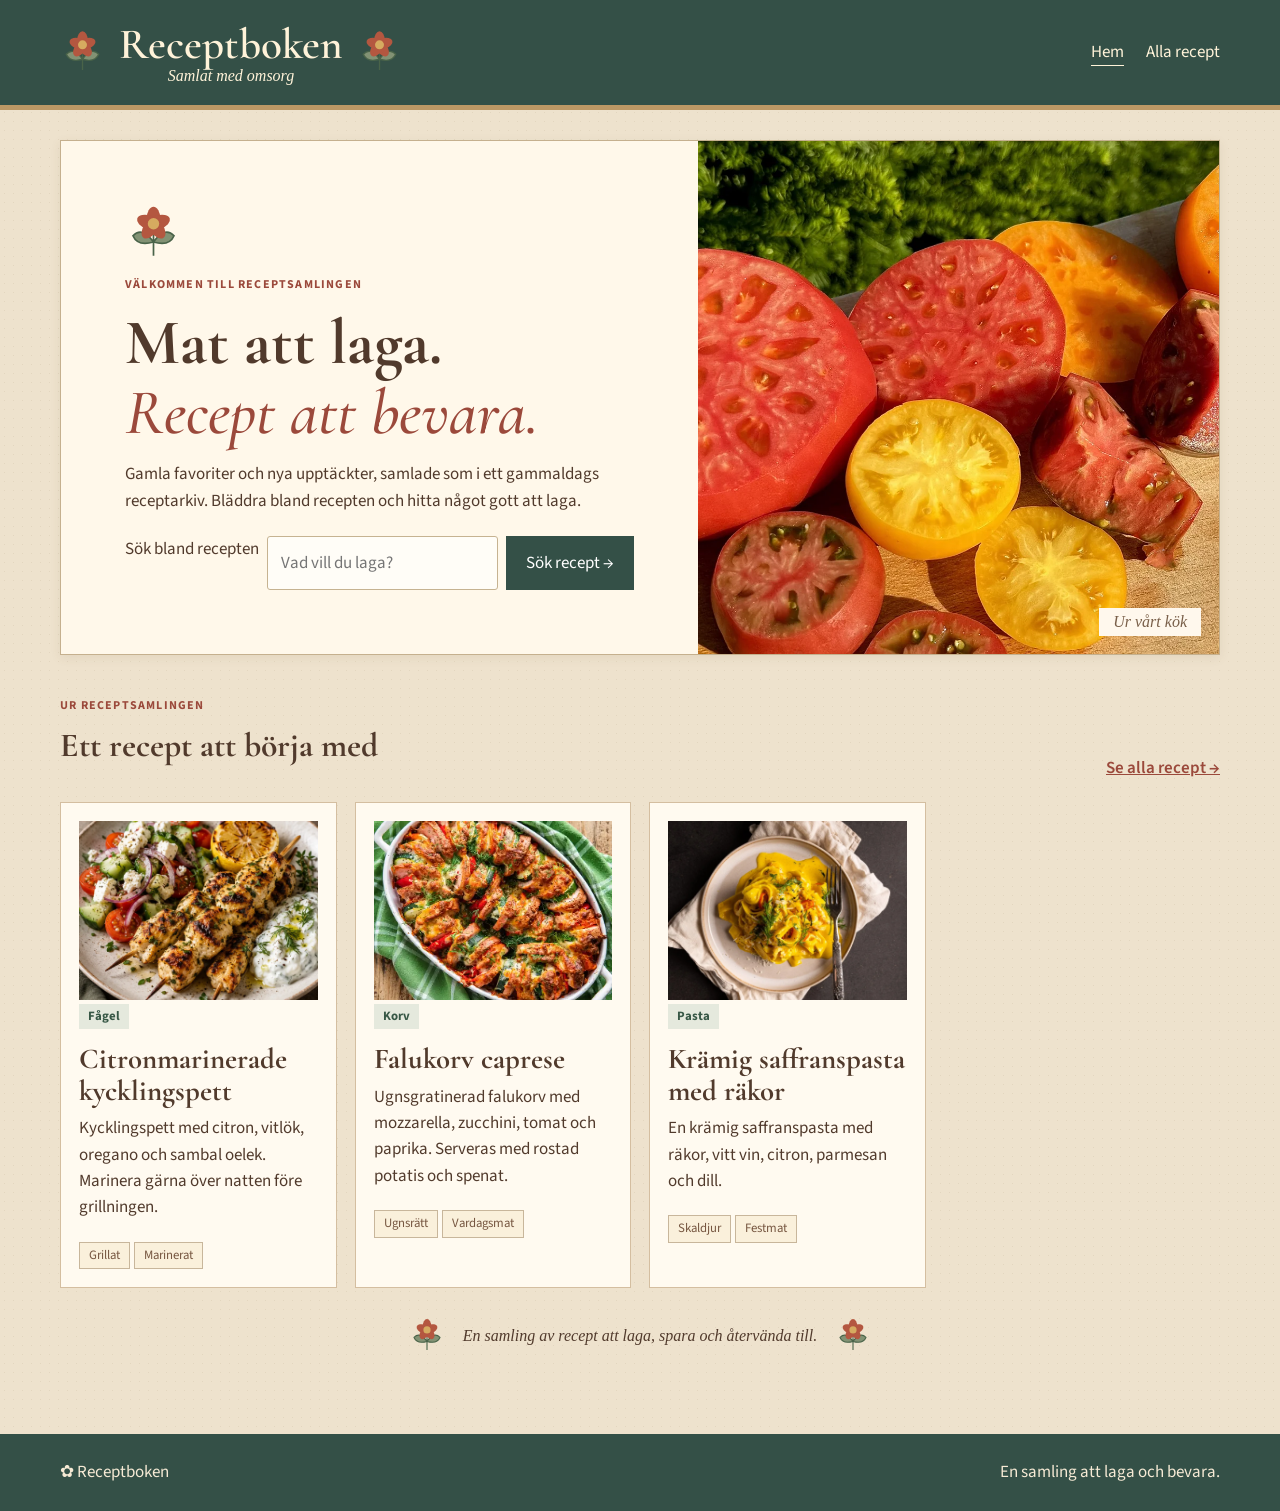
<file: index.html>
<!doctype html>
<html lang="sv">
<head>
  <meta charset="utf-8">
  <meta name="viewport" content="width=device-width, initial-scale=1">
  <meta name="theme-color" content="#345047">
  <meta name="description" content="En gammaldags receptsamling med skånsk allmogekänsla. Bläddra, sök och hitta något gott att laga.">
  <title>Receptboken – Samlat med omsorg</title>
  <link rel="stylesheet" href="styles.css?v=grupperade-ingredienser-1">
  <script src="app.js?v=grupperade-ingredienser-1" defer></script>
</head>
<body data-page="hem">
  <a class="skip-link" href="#innehall">Hoppa till innehåll</a>
  <header class="site-header">
    <div class="header-inner container">
      <a class="brand" href="index.html" aria-label="Receptboken – startsida"><img src="assets/blomma.svg" alt="" aria-hidden="true"><span><strong>Receptboken</strong><small>Samlat med omsorg</small></span><img src="assets/blomma.svg" alt="" aria-hidden="true"></a>
      <nav class="main-nav" aria-label="Huvudmeny"><a href="index.html" aria-current="page">Hem</a><a href="arkiv.html">Alla recept</a></nav>
    </div>
  </header>
  <main id="innehall" class="container home-main">
    <section class="hero paper-card" aria-labelledby="hero-title">
      <div class="hero-copy">
        <div class="flourish"><img src="assets/blomma.svg" alt=""></div>
        <p class="eyebrow">Välkommen till receptsamlingen</p>
        <h1 id="hero-title">Mat att laga.<br><em>Recept att bevara.</em></h1>
        <p>Gamla favoriter och nya upptäckter, samlade som i ett gammaldags receptarkiv. Bläddra bland recepten och hitta något gott att laga.</p>
        <form action="arkiv.html" method="get" class="home-search" role="search">
          <label class="sr-only" for="home-search">Sök bland recepten</label>
          <input type="search" id="home-search" name="q" placeholder="Vad vill du laga?" autocomplete="off">
          <button type="submit">Sök recept <span aria-hidden="true">→</span></button>
        </form>
      </div>
      <div class="hero-art">
        <img src="bilder/startsida/tomater.webp" alt="Röda, gula och orange tomater i skivor på en träskärbräda" fetchpriority="high" decoding="async">
        <span>Ur vårt kök</span>
      </div>
    </section>
    <section class="home-feature" aria-labelledby="feature-title">
      <div class="section-top"><div><p class="eyebrow">Ur receptsamlingen</p><h2 id="feature-title">Ett recept att börja med</h2></div><a class="text-link" href="arkiv.html">Se alla recept <span aria-hidden="true">→</span></a></div>
      <div id="featured-recipe" class="recipe-grid" aria-live="polite"><p class="muted">Hämtar recept …</p></div>
    </section>
    <section class="note-strip" aria-label="Om receptarkivet"><img src="assets/blomma.svg" alt=""><p>En samling av recept att laga, spara och återvända till.</p><img src="assets/blomma.svg" alt=""></section>
  </main>
  <footer class="site-footer"><div class="container footer-inner"><span>✿ Receptboken</span><span>En samling att laga och bevara.</span></div></footer>
</body>
</html>
</file>
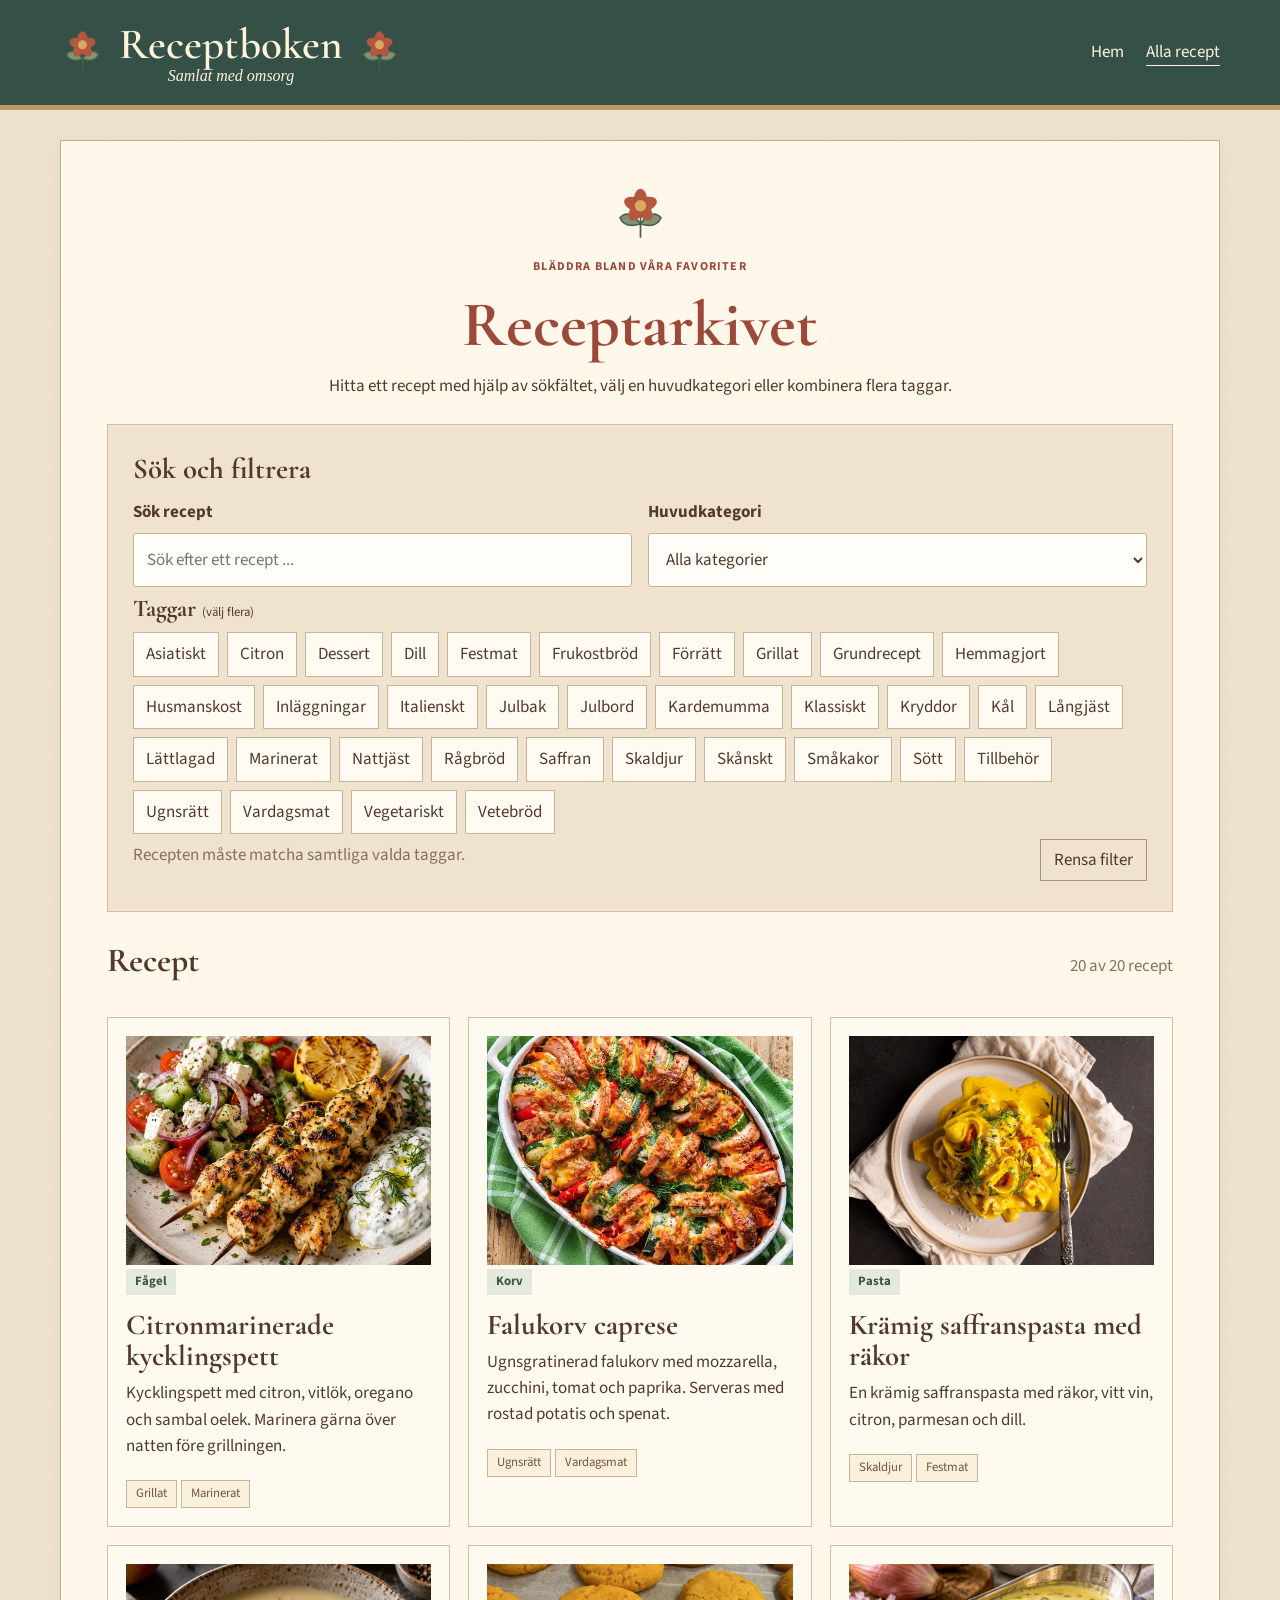
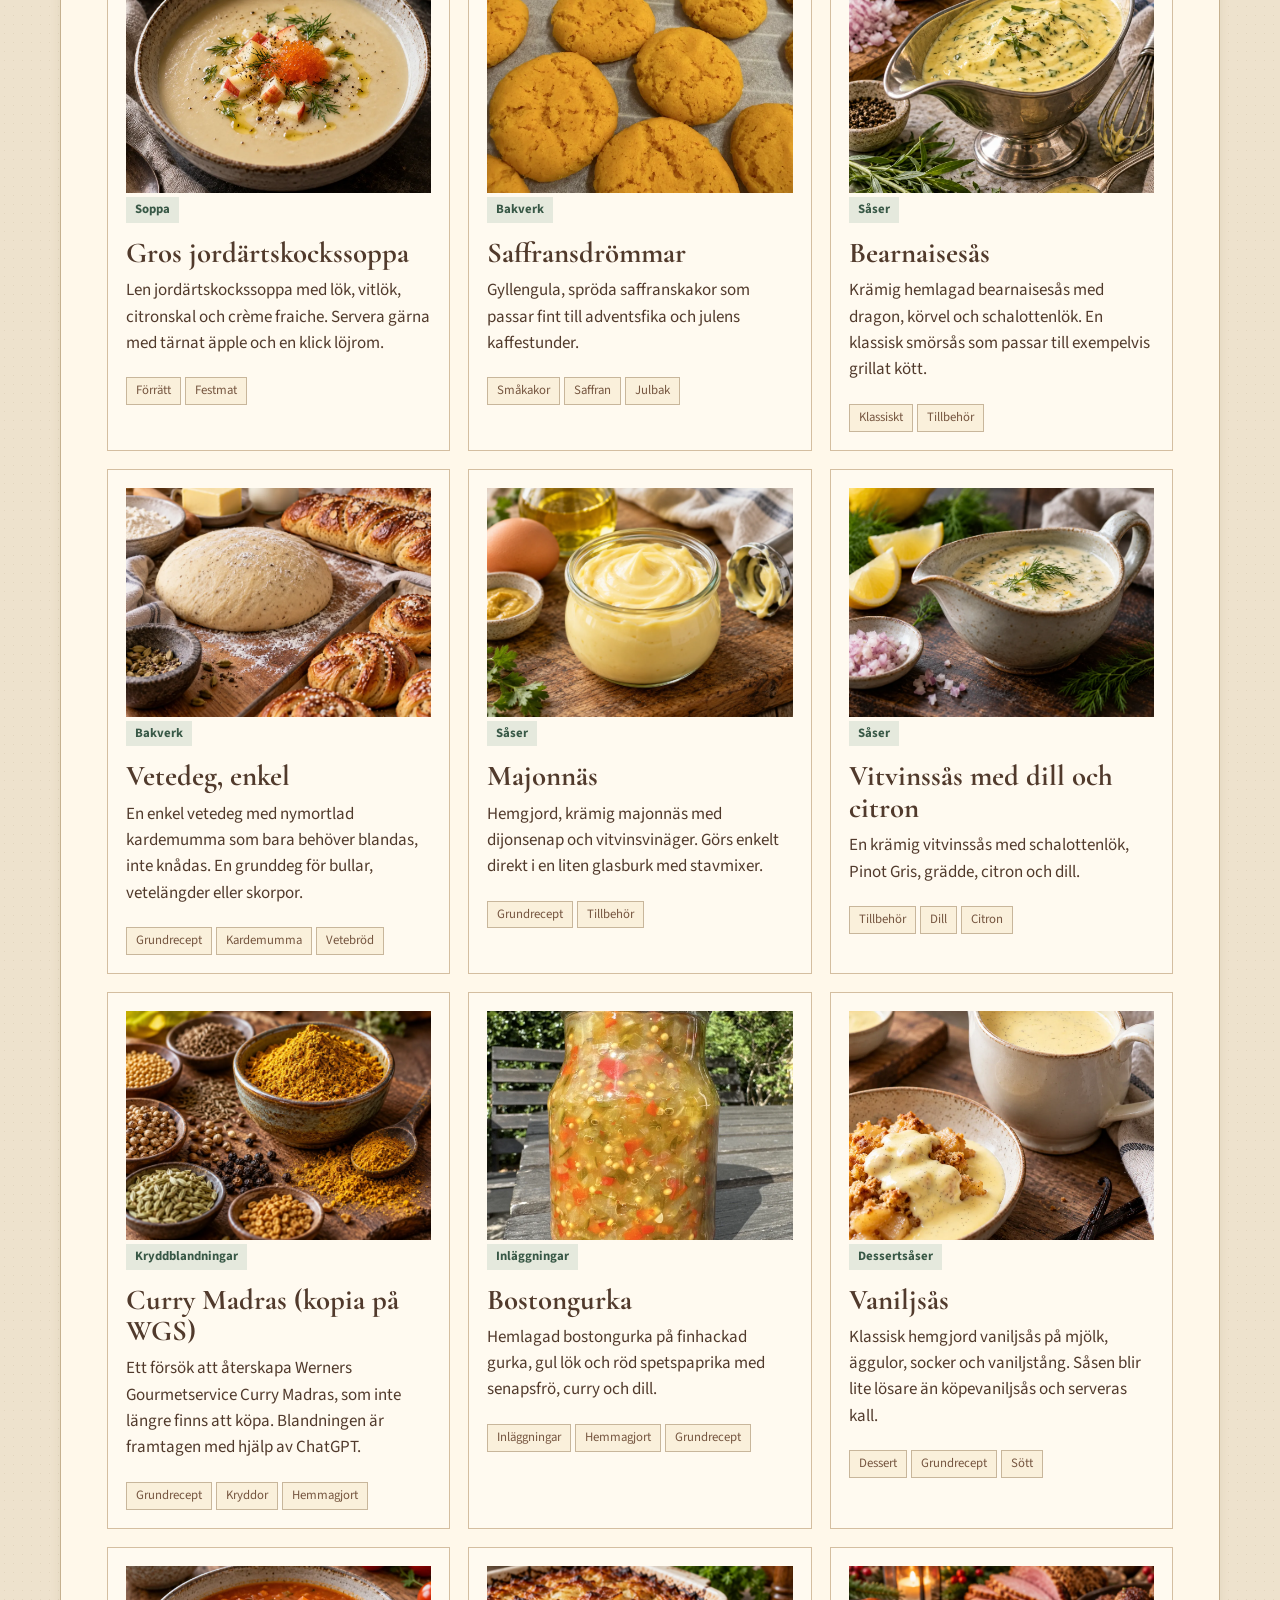
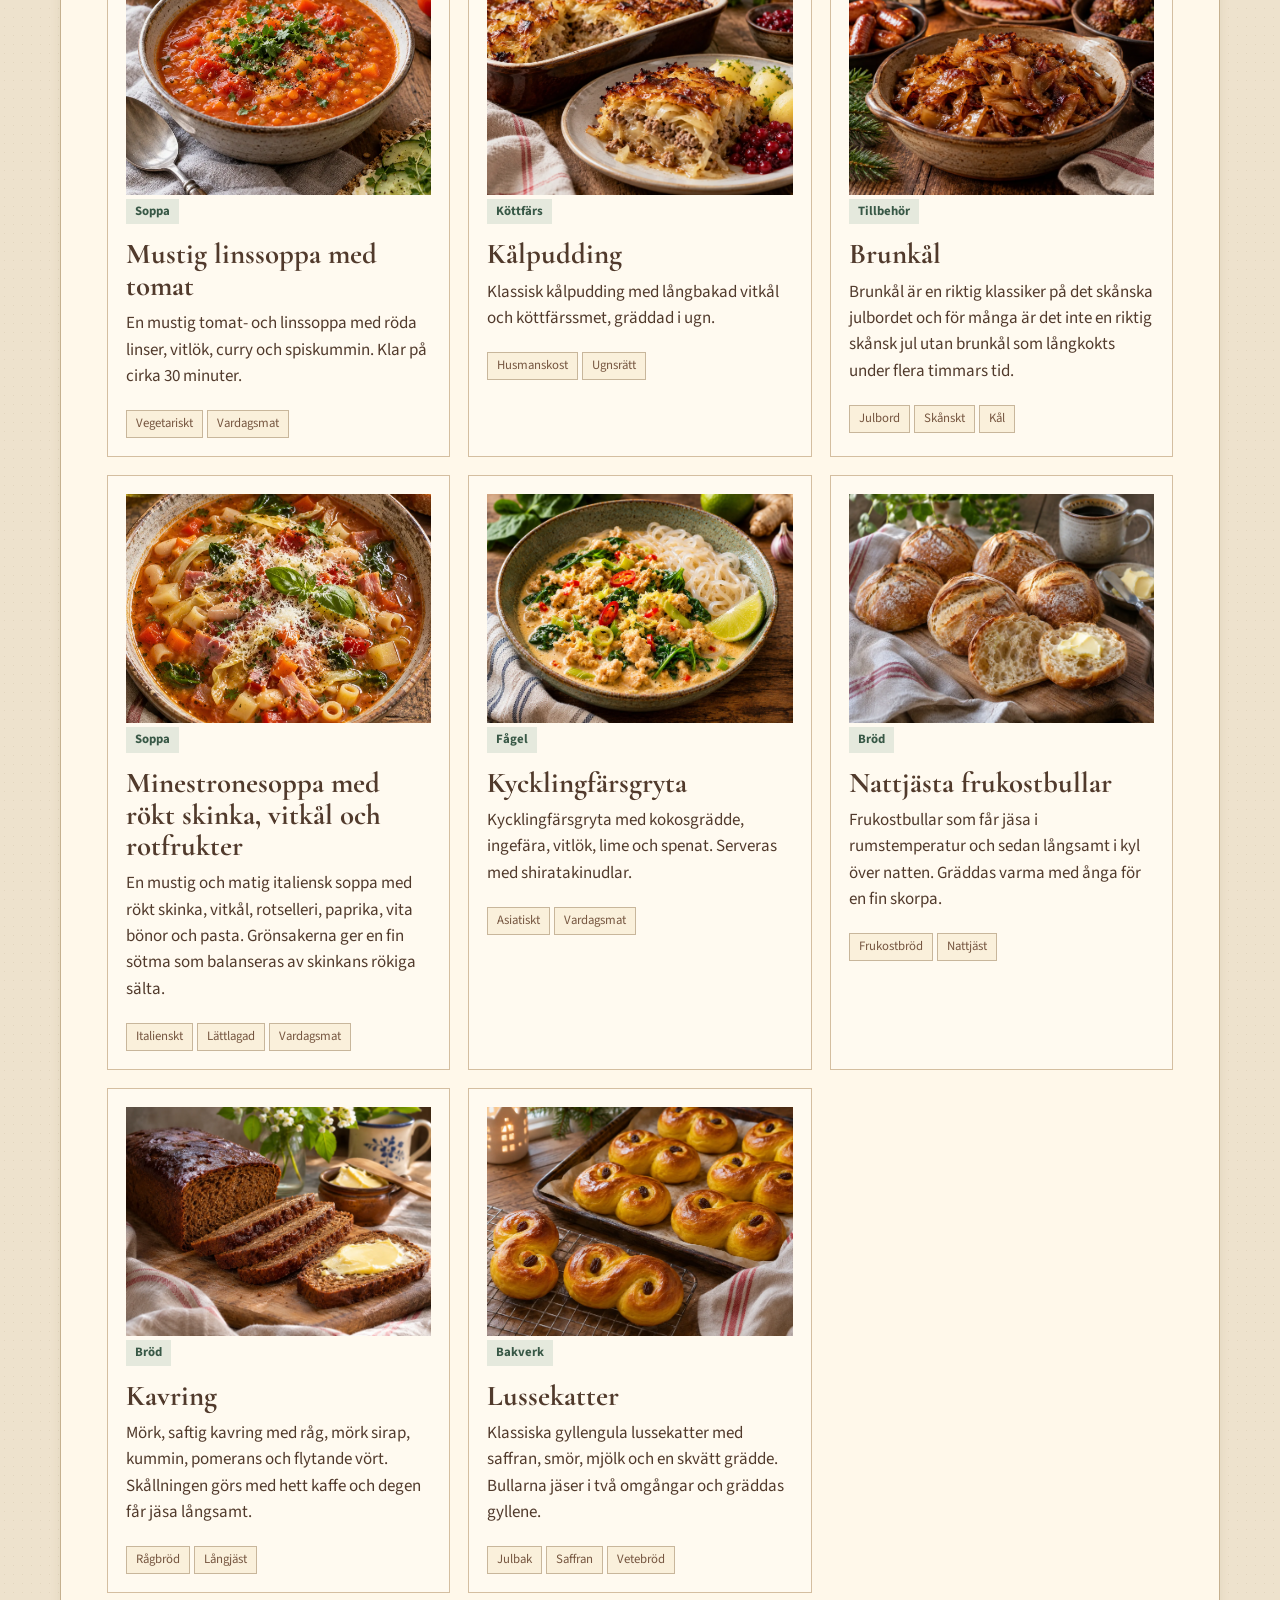
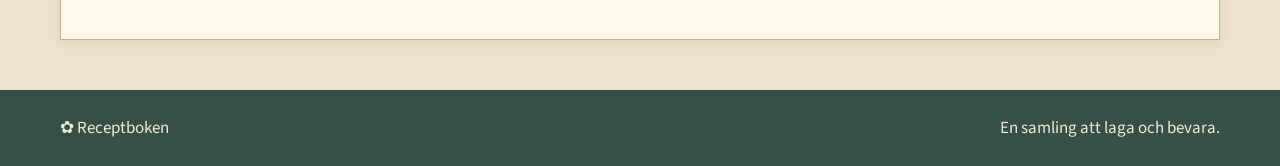
<file: arkiv.html>
<!doctype html>
<html lang="sv">
<head>
  <meta charset="utf-8">
  <meta name="viewport" content="width=device-width, initial-scale=1">
  <meta name="theme-color" content="#345047">
  <meta name="description" content="Sök och filtrera recept efter maträttstyp och valfria taggar i Receptbokens arkiv.">
  <title>Alla recept – Receptboken</title>
  <link rel="stylesheet" href="styles.css?v=grupperade-ingredienser-1">
  <script src="app.js?v=grupperade-ingredienser-1" defer></script>
</head>
<body data-page="arkiv">
  <a class="skip-link" href="#innehall">Hoppa till innehåll</a>
  <header class="site-header"><div class="header-inner container"><a class="brand" href="index.html" aria-label="Receptboken – startsida"><img src="assets/blomma.svg" alt="" aria-hidden="true"><span><strong>Receptboken</strong><small>Samlat med omsorg</small></span><img src="assets/blomma.svg" alt="" aria-hidden="true"></a><nav class="main-nav" aria-label="Huvudmeny"><a href="index.html">Hem</a><a href="arkiv.html" aria-current="page">Alla recept</a></nav></div></header>
  <main id="innehall" class="container archive-main">
    <div class="archive-sheet paper-card">
      <div class="archive-heading"><div class="flourish"><img src="assets/blomma.svg" alt=""></div><p class="eyebrow">Bläddra bland våra favoriter</p><h1>Receptarkivet</h1><p>Hitta ett recept med hjälp av sökfältet, välj en huvudkategori eller kombinera flera taggar.</p></div>
      <section class="filter-panel" aria-labelledby="filter-title"><h2 id="filter-title">Sök och filtrera</h2>
        <div class="filter-controls">
          <div class="field"><label for="recipe-search">Sök recept</label><input type="search" id="recipe-search" placeholder="Sök efter ett recept ..." autocomplete="off"></div>
          <div class="field"><label for="category-filter">Huvudkategori</label><select id="category-filter"><option value="">Alla kategorier</option></select></div>
        </div>
        <div class="tag-field"><h3>Taggar <small>(välj flera)</small></h3><div id="tag-filters" class="tag-buttons" role="group" aria-label="Filtrera efter taggar"></div></div>
        <div class="filter-footer"><p>Recepten måste matcha samtliga valda taggar.</p><button id="clear-filters" type="button" class="outline-button">Rensa filter</button></div>
      </section>
      <div class="section-top list-heading"><h2>Recept</h2><p id="result-count" class="muted" aria-live="polite"></p></div>
      <div id="recipe-list" class="recipe-grid" aria-live="polite"><p class="muted">Hämtar recept …</p></div>
    </div>
  </main>
  <footer class="site-footer"><div class="container footer-inner"><span>✿ Receptboken</span><span>En samling att laga och bevara.</span></div></footer>
</body>
</html>
</file>
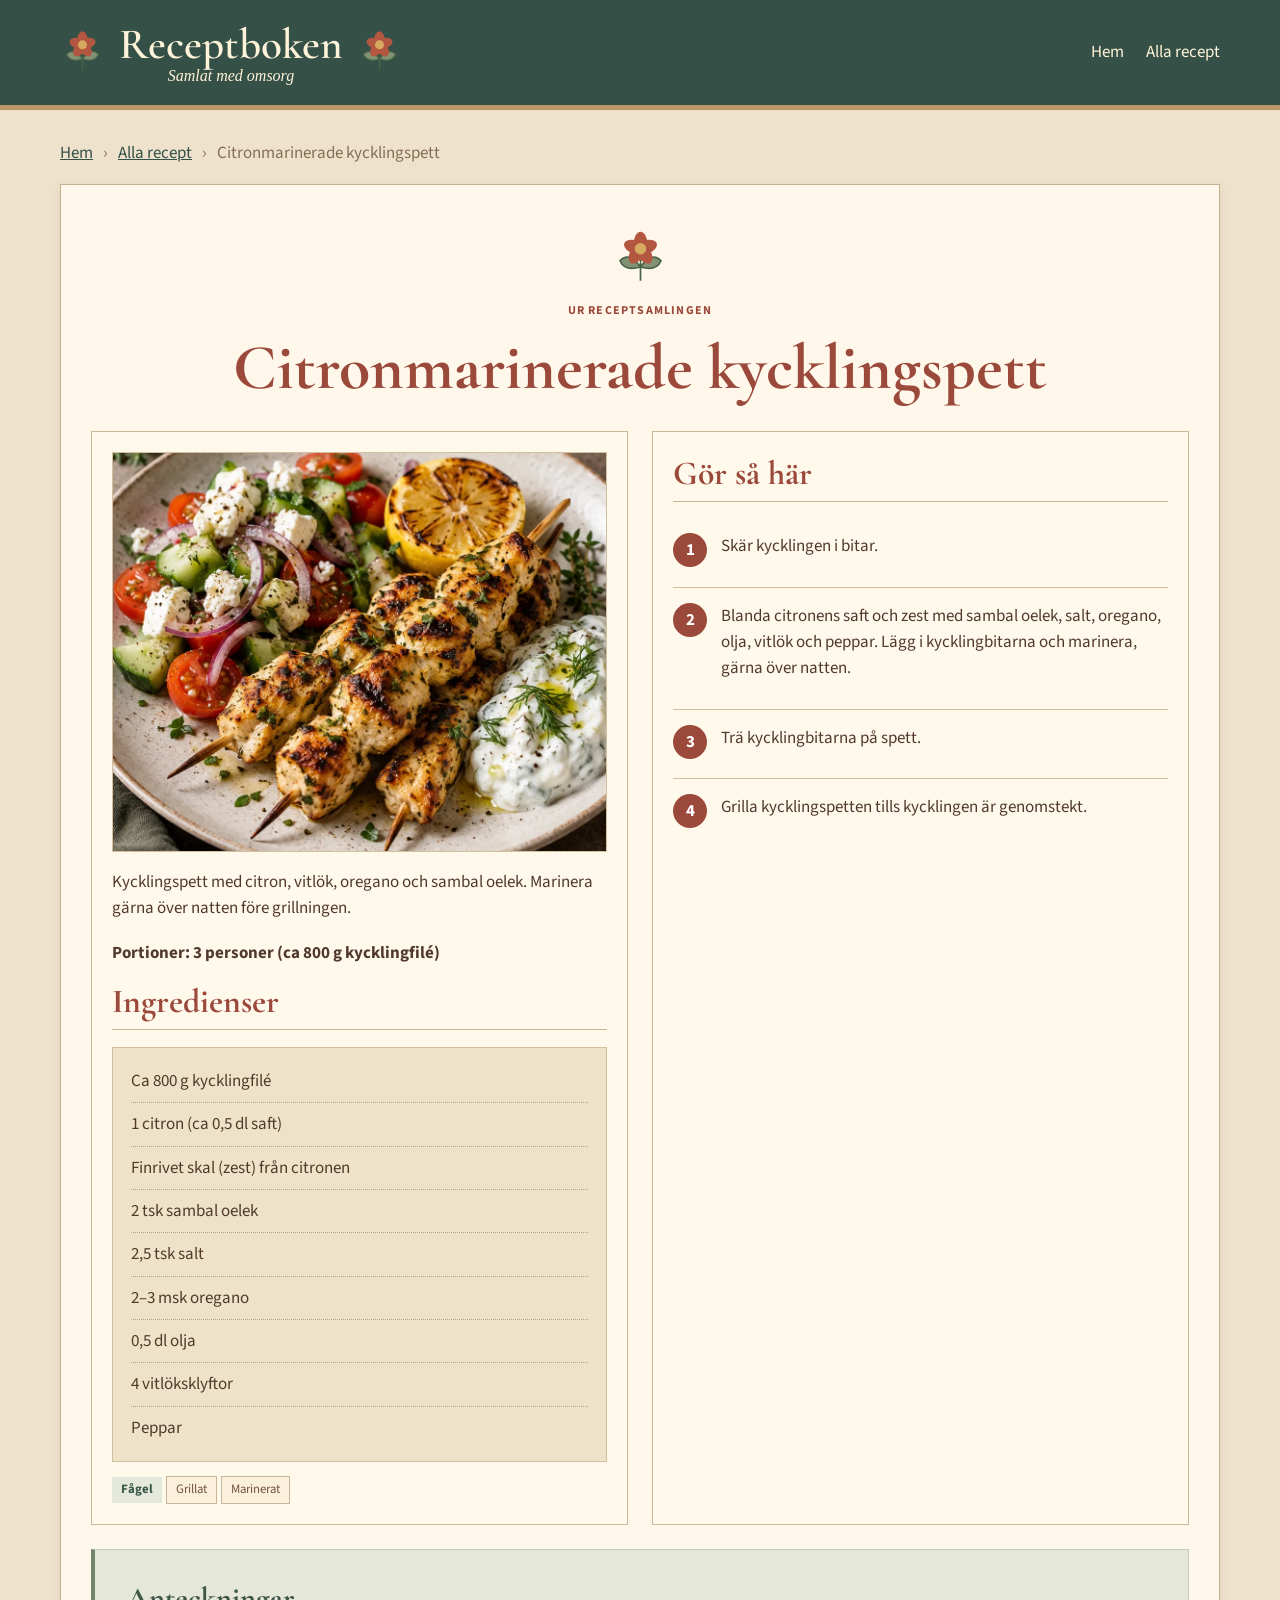
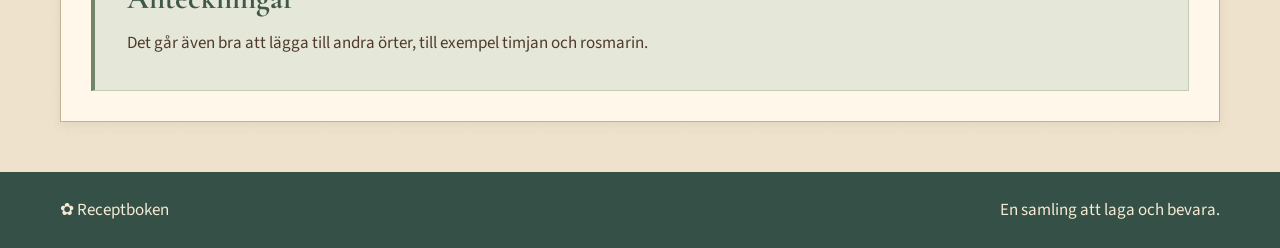
<file: recept.html>
<!doctype html>
<html lang="sv">
<head>
  <meta charset="utf-8">
  <meta name="viewport" content="width=device-width, initial-scale=1">
  <meta name="theme-color" content="#345047">
  <meta name="description" content="Läs recept från Receptboken – ingredienser, tillagning och anteckningar.">
  <title>Recept – Receptboken</title>
  <link rel="stylesheet" href="styles.css?v=anteckningar-2">
  <script src="app.js?v=brunkal-mangd-1" defer></script>
</head>
<body data-page="recept">
  <a class="skip-link" href="#innehall">Hoppa till innehåll</a>
  <header class="site-header"><div class="header-inner container"><a class="brand" href="index.html" aria-label="Receptboken – startsida"><img src="assets/blomma.svg" alt="" aria-hidden="true"><span><strong>Receptboken</strong><small>Samlat med omsorg</small></span><img src="assets/blomma.svg" alt="" aria-hidden="true"></a><nav class="main-nav" aria-label="Huvudmeny"><a href="index.html">Hem</a><a href="arkiv.html">Alla recept</a></nav></div></header>
  <main id="innehall" class="container recipe-main">
    <nav class="breadcrumbs" aria-label="Brödsmulor"><a href="index.html">Hem</a><span aria-hidden="true">›</span><a href="arkiv.html">Alla recept</a><span aria-hidden="true">›</span><span id="breadcrumb-current">Recept</span></nav>
    <div id="recipe-detail" aria-live="polite"><div class="paper-card loading-card"><p>Hämtar recept …</p></div></div>
  </main>
  <footer class="site-footer"><div class="container footer-inner"><span>✿ Receptboken</span><span>En samling att laga och bevara.</span></div></footer>
</body>
</html>
</file>
<file: styles.css>
@import url('https://fonts.googleapis.com/css2?family=Cormorant+Garamond:wght@400;500;600;700&family=Source+Sans+3:wght@400;500;600;700&display=swap');
:root{--green:#345047;--cream:#eee2cd;--paper:#fff8ea;--rust:#9b493b;--ink:#513a2c;--line:#d4bea0}*{box-sizing:border-box}html{scroll-behavior:smooth}body{margin:0;color:var(--ink);background:var(--cream);font:17px/1.55 'Source Sans 3',Arial,sans-serif;background-image:radial-gradient(#baa98b33 .7px,transparent .7px);background-size:9px 9px}h1,h2,h3,.brand strong{font-family:'Cormorant Garamond',Georgia,serif;line-height:1.1}h1{font-size:clamp(2.6rem,5vw,4.1rem);margin:.2em 0}h2{font-size:2.1rem;margin:.1em 0 .5em}h3{font-size:1.5rem;margin:.4em 0}p{margin:.5em 0 1em}a{color:var(--green)}.container{width:min(1160px,calc(100% - 36px));margin-inline:auto}.skip-link{position:absolute;left:-999px}.skip-link:focus{left:20px;top:10px;background:white;padding:12px;z-index:10}.site-header{background:var(--green);color:#fff3d9;border-bottom:5px solid #bc9865}.header-inner{display:flex;align-items:center;justify-content:space-between;gap:20px;min-height:105px}.brand{color:#fff3d9;display:flex;align-items:center;text-align:center;text-decoration:none;gap:14px}.brand img{width:45px;height:45px}.brand strong{display:block;font-size:2.7rem;font-weight:600}.brand small{font:italic 1rem Georgia,serif;display:block;line-height:1}.main-nav{display:flex;gap:22px}.main-nav a{color:#fff3d9;text-decoration:none}.main-nav a[aria-current]{border-bottom:1px solid #fff3d9}.paper-card{background:var(--paper);border:1px solid #c5b08e;box-shadow:0 3px 10px #6f593217}.home-main,.archive-main,.recipe-main{padding-block:30px 50px}.hero{display:grid;grid-template-columns:1.1fr .9fr;min-height:465px;overflow:hidden}.hero-copy{padding:clamp(28px,5vw,70px)}.flourish img{width:57px}.eyebrow{letter-spacing:.1em;text-transform:uppercase;color:var(--rust);font-size:.75rem;font-weight:700}.hero-copy h1 em{color:var(--rust);font-weight:500}.hero-copy>p:not(.eyebrow){max-width:540px}.hero-art{background:#d9c9a6;position:relative;display:block;min-height:440px;overflow:hidden}.hero-art img{position:absolute;inset:0;display:block;width:100%;height:100%;max-width:none;max-height:none;object-fit:cover;object-position:center center}.hero-art span{position:absolute;bottom:18px;right:18px;background:#fff8ed;padding:5px 14px;color:#795f49;font:italic 1rem Georgia}.home-search{display:flex;gap:8px;margin-top:22px}.home-search input,.field input,.field select{padding:13px;border:1px solid #c6b391;background:#fffdf7;border-radius:3px;min-width:0;font:inherit;color:var(--ink)}.home-search input{flex:1}.home-search button,.primary-button{background:var(--green);color:white;border:0;padding:13px 20px;font:inherit;cursor:pointer}.home-feature{margin-top:36px}.section-top{display:flex;align-items:end;justify-content:space-between;gap:12px;margin-bottom:20px}.text-link{color:var(--rust);font-weight:600}.recipe-grid{display:grid;grid-template-columns:repeat(auto-fill,minmax(260px,1fr));gap:18px}.recipe-tile{background:#fffaf0;border:1px solid var(--line);padding:18px;color:var(--ink);text-decoration:none;display:block;transition:transform .15s}.recipe-tile:hover{transform:translateY(-2px);box-shadow:0 4px 15px #6f593221}.tile-art{position:relative;width:100%;aspect-ratio:4 / 3;display:block;background:#e6d7b9;overflow:hidden}.tile-art img{position:absolute;inset:0;display:block;width:100%;height:100%;object-fit:cover;object-position:center center}.recipe-tile h3{font-size:1.8rem;margin:14px 0 5px}.chip,.category-chip{display:inline-block;border:1px solid #c8b69b;padding:3px 9px;font-size:.8rem;margin:4px 4px 0 0;color:#765640;background:#faf0db}.category-chip{border:0;background:#e5e9dd;color:#385846;font-weight:700}.note-strip{display:flex;justify-content:center;align-items:center;gap:18px;margin:30px 0}.note-strip img{width:36px}.note-strip p{font:italic 1rem Georgia;margin:0}.site-footer{background:var(--green);color:#f6ead5;padding:25px 0}.footer-inner{display:flex;justify-content:space-between;gap:12px}.archive-sheet{padding:clamp(18px,4vw,46px)}.archive-heading{text-align:center;max-width:650px;margin:0 auto 25px}.archive-heading h1{color:var(--rust)}.filter-panel{background:#efe3cf;border:1px solid var(--line);padding:25px;margin-bottom:28px}.filter-panel h2{font-size:1.8rem}.filter-controls{display:grid;grid-template-columns:1fr 1fr;gap:16px}.field label{display:block;font-weight:700;margin-bottom:7px}.field input,.field select{width:100%}.tag-field h3{font-size:1.5rem}.tag-field small{font:400 .8rem 'Source Sans 3'}.tag-buttons{display:flex;flex-wrap:wrap;gap:8px}.tag-button{background:#fffbf3;border:1px solid #c7b598;padding:8px 12px;cursor:pointer;color:var(--ink);font:inherit}.tag-button[aria-pressed=true]{background:var(--green);border-color:var(--green);color:white}.filter-footer{display:flex;justify-content:space-between;align-items:center;gap:12px}.filter-footer p,.muted{color:#86715a}.outline-button{border:1px solid #a8977e;padding:7px 13px;background:transparent;cursor:pointer;color:var(--ink);font:inherit}.breadcrumbs{display:flex;gap:10px;margin-bottom:18px;align-items:center;color:#866e55}.recipe-sheet{padding:clamp(16px,3vw,30px)}.recipe-heading{text-align:center;padding:15px}.recipe-heading h1{color:var(--rust)}.recipe-heading .subtitle{font:italic 1.2rem Georgia}.recipe-layout{display:grid;grid-template-columns:minmax(0,1fr) minmax(0,1fr);gap:24px}.recipe-panel{border:1px solid #cdb897;padding:20px;background:#fff9ec;min-width:0}.recipe-panel h2{color:var(--rust);border-bottom:1px solid #cbb590;padding-bottom:8px}.main-photo{width:100%;max-height:400px;object-fit:cover;border:1px solid var(--line)}.photo-placeholder{background:#e6d8bc;display:grid;place-items:center;padding:15px;text-align:center}.photo-placeholder img{width:100%;max-height:340px;object-fit:contain}.photo-placeholder span{font:italic .85rem Georgia;color:#765d48}.photo-gallery{display:flex;flex-wrap:wrap;gap:7px;margin-top:10px}.photo-gallery img{width:80px;height:64px;object-fit:cover;border:1px solid var(--line)}.portion-line{font-weight:700;margin:18px 0}.ingredient-list{list-style:none;margin:0;padding:0;background:#eee2c9;border:1px solid var(--line);padding:12px 18px}.ingredient-list li{padding:8px 0;border-bottom:1px dotted #b8a183}.ingredient-list li:last-child{border:0}.ingredient-list>.ingredient-group{padding:12px 0;border-bottom:1px solid var(--line)}.ingredient-group-title{font-family:'Cormorant Garamond',Georgia,serif;font-size:1.55rem;color:var(--green);margin:0 0 8px}.ingredient-group .ingredient-sublist{list-style:none;padding:0;margin:0}.ingredient-group .ingredient-sublist li{padding:7px 0;border-bottom:1px dotted #b8a183}.ingredient-group .ingredient-sublist li:last-child{border:0}.step{display:grid;grid-template-columns:36px 1fr;gap:12px;border-bottom:1px solid var(--line);padding:15px 0}.step:last-child{border-bottom:0}.step-number{width:34px;height:34px;border-radius:50%;background:var(--rust);color:white;display:grid;place-items:center;font-weight:700}.step p{margin:0 0 12px}.step img{display:block;width:100%;max-height:280px;object-fit:contain;background:#efe7d7}.step figcaption{font-size:.85rem;color:#816d53;margin-top:4px}.step figure{margin:6px 0 12px}.recipe-notes{background:#e5e7d8;border:1px solid #c3cdb6;border-left:4px solid #71856a;padding:clamp(18px,3vw,32px);margin-top:24px}.recipe-notes h2{color:#3f584a;font-size:1.9rem;border:0;margin:0 0 14px;padding:0}.recipe-notes-content{max-width:82ch;overflow-wrap:anywhere}.recipe-notes-content h3{font-size:1.55rem;color:var(--green);margin:1.25em 0 .4em}.recipe-notes-content h4{font-size:1.3rem;color:var(--green);margin:1.1em 0 .4em}.recipe-notes-content p{margin:.35em 0 1em;line-height:1.7}.recipe-notes-content>:first-child{margin-top:0}.recipe-notes-content>:last-child{margin-bottom:0}.loading-card{padding:40px}.recipe-tags{margin-top:10px}.error-message{padding:15px;border:1px solid #aa776d;background:#f4ded7}@media(max-width:800px){.recipe-layout,.hero{grid-template-columns:1fr}.hero-art{min-height:260px}.hero-art img{max-height:none}.header-inner{min-height:90px}.brand strong{font-size:2.1rem}.brand img{width:30px}.recipe-panel{padding:15px}}@media(max-width:530px){.header-inner{flex-wrap:wrap;justify-content:center;padding:13px 0}.main-nav{width:100%;justify-content:center}.filter-controls{grid-template-columns:1fr}.home-search{flex-direction:column}.section-top,.filter-footer,.footer-inner{align-items:flex-start;flex-direction:column}.recipe-heading h1{font-size:2.6rem}.recipe-grid{grid-template-columns:1fr}.archive-sheet{padding:17px}}
</file>
